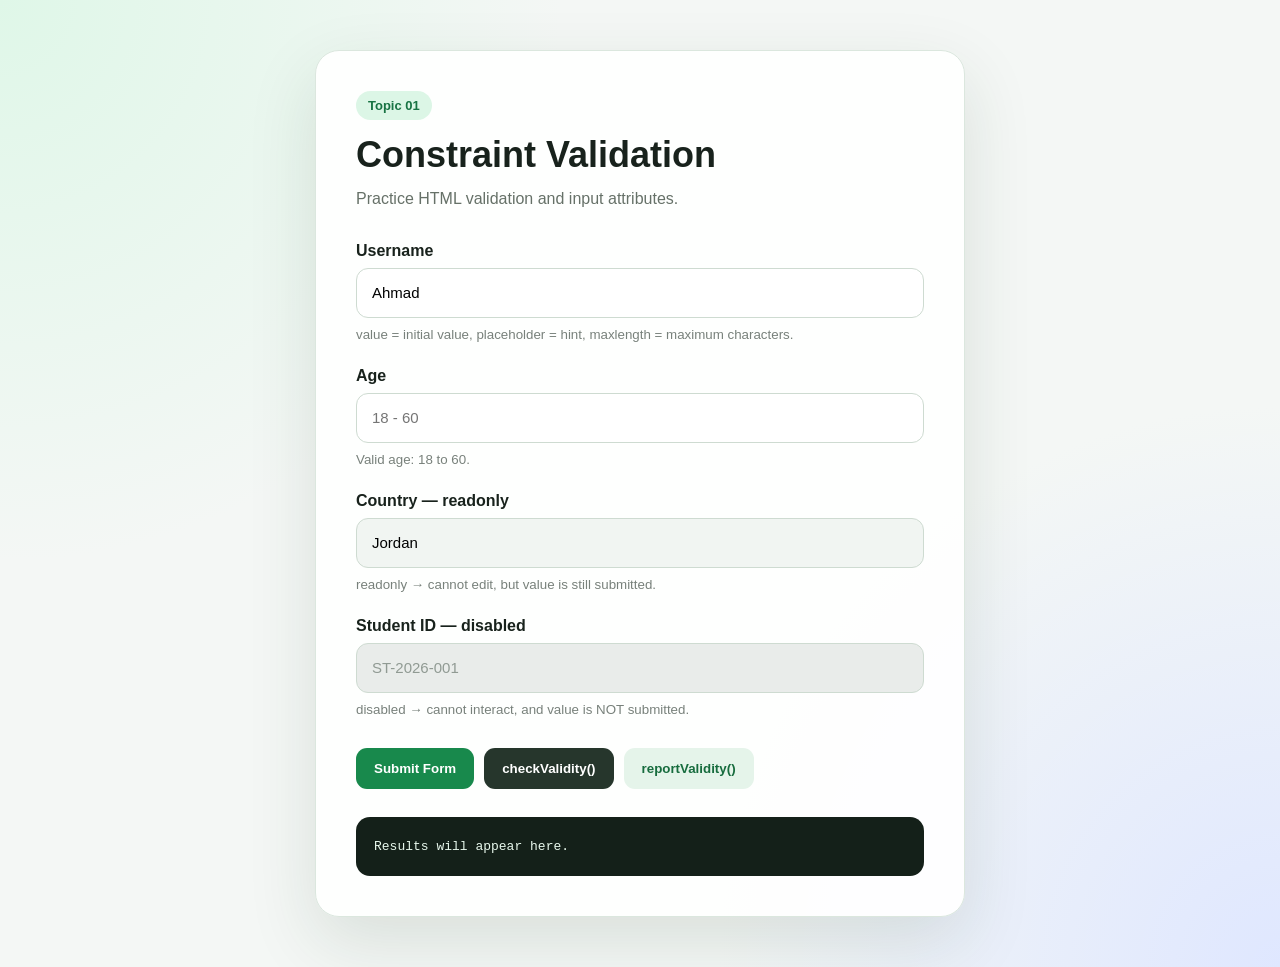
<file: 01-constraint-validation/index.html>
<!doctype html>
<html lang="en">
  <head>
    <meta charset="UTF-8" />

    <meta name="viewport" content="width=device-width, initial-scale=1.0" />

    <title>Constraint Validation</title>

    <link rel="stylesheet" href="./style.css" />
  </head>

  <body>
    <main class="page">
      <section class="card">
        <div class="header">
          <span class="badge"> Topic 01 </span>

          <h1>Constraint Validation</h1>

          <p>Practice HTML validation and input attributes.</p>
        </div>

        <form id="studentForm">
          <!-- ========================= -->
          <!-- VALUE + PLACEHOLDER -->
          <!-- ========================= -->

          <div class="form-group">
            <label for="username"> Username </label>

            <input
              type="text"
              id="username"
              name="username"
              value="Ahmad"
              placeholder="Enter your username"
              maxlength="12"
              size="30"
              required
            />

            <small>
              value = initial value, placeholder = hint, maxlength = maximum
              characters.
            </small>
          </div>

          <!-- ========================= -->
          <!-- MIN + MAX -->
          <!-- ========================= -->

          <div class="form-group">
            <label for="age"> Age </label>

            <input
              type="number"
              id="age"
              name="age"
              placeholder="18 - 60"
              min="18"
              max="60"
              required
            />

            <small> Valid age: 18 to 60. </small>
          </div>

          <!-- ========================= -->
          <!-- READONLY -->
          <!-- ========================= -->

          <div class="form-group">
            <label for="country"> Country — readonly </label>

            <input
              type="text"
              id="country"
              name="country"
              value="Jordan"
              readonly
            />

            <small>
              readonly → cannot edit, but value is still submitted.
            </small>
          </div>

          <!-- ========================= -->
          <!-- DISABLED -->
          <!-- ========================= -->

          <div class="form-group">
            <label for="studentId"> Student ID — disabled </label>

            <input
              type="text"
              id="studentId"
              name="studentId"
              value="ST-2026-001"
              disabled
            />

            <small>
              disabled → cannot interact, and value is NOT submitted.
            </small>
          </div>

          <div class="buttons">
            <button type="submit">Submit Form</button>

            <button type="button" id="checkBtn" class="secondary">
              checkValidity()
            </button>

            <button type="button" id="reportBtn" class="light">
              reportValidity()
            </button>
          </div>
        </form>

        <div id="output" class="output">Results will appear here.</div>
      </section>
    </main>

    <script src="./main.js"></script>
  </body>
</html>
</file>
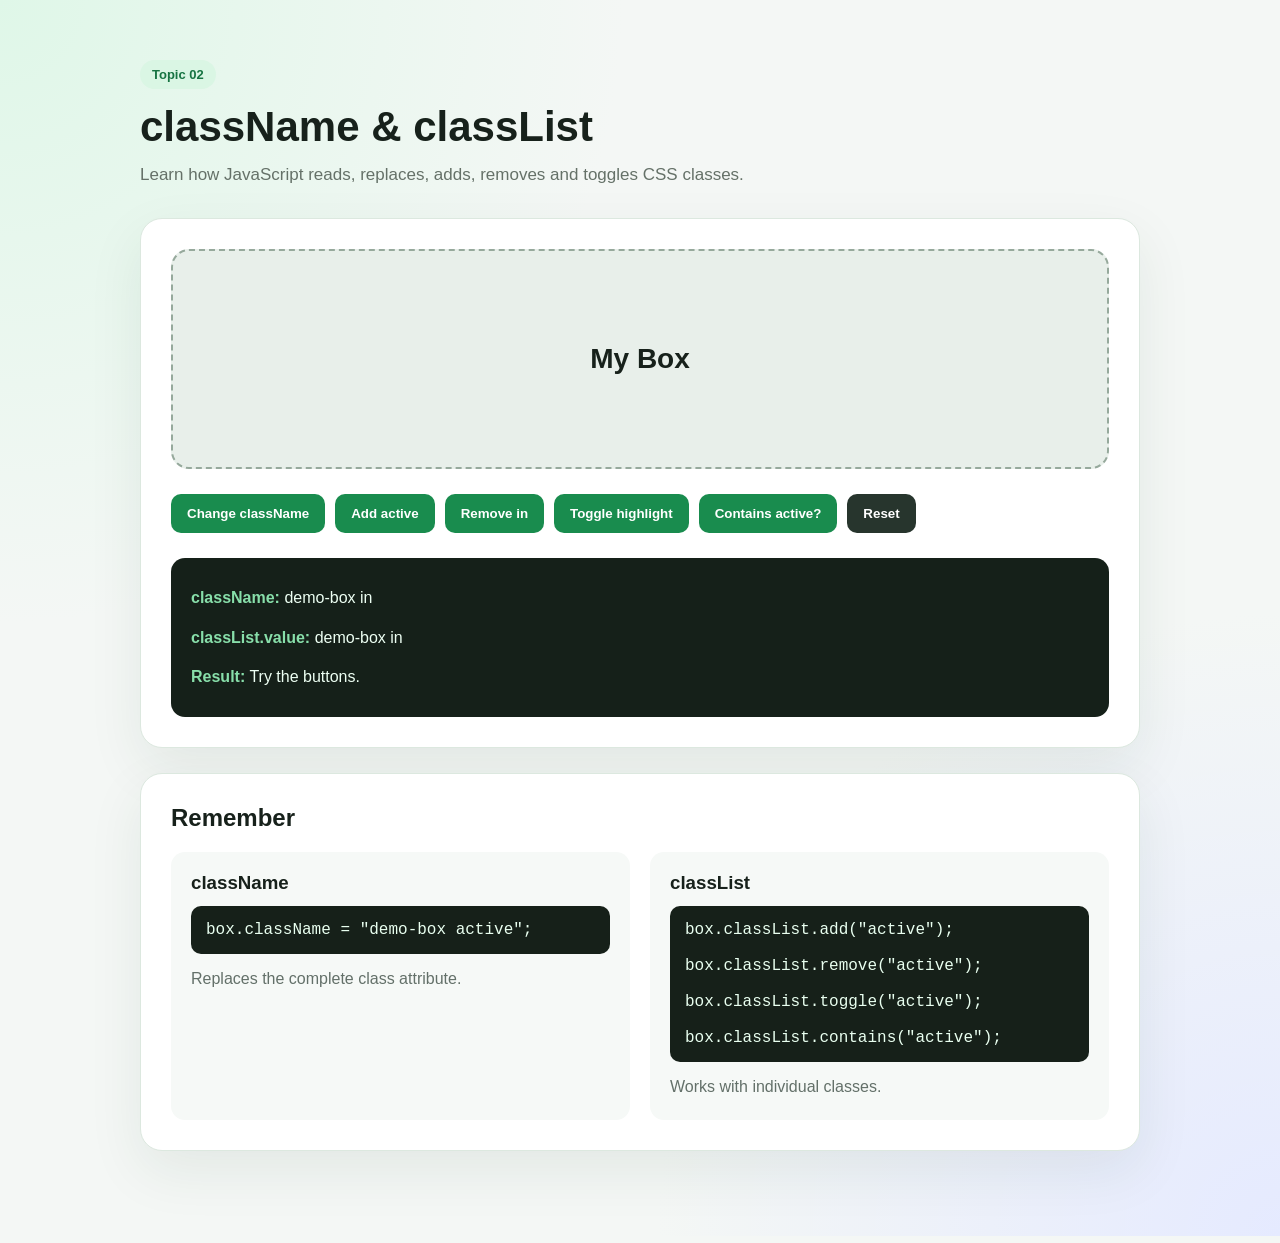
<file: 02-className-classList/index.html>
<!doctype html>
<html lang="en">
  <head>
    <meta charset="UTF-8" />
    <meta name="viewport" content="width=device-width, initial-scale=1.0" />

    <title>className and classList</title>

    <link rel="stylesheet" href="./style.css" />
  </head>

  <body>
    <main class="container">
      <header class="page-header">
        <span class="topic">Topic 02</span>

        <h1>className & classList</h1>

        <p>
          Learn how JavaScript reads, replaces, adds, removes and toggles CSS
          classes.
        </p>
      </header>

      <section class="lesson-card">
        <div id="box" class="demo-box in">My Box</div>

        <div class="buttons">
          <button id="classNameBtn">Change className</button>

          <button id="addBtn">Add active</button>

          <button id="removeBtn">Remove in</button>

          <button id="toggleBtn">Toggle highlight</button>

          <button id="containsBtn">Contains active?</button>

          <button id="resetBtn" class="secondary">Reset</button>
        </div>

        <div class="result-card">
          <div class="result-row">
            <strong>className:</strong>
            <span id="classNameValue"></span>
          </div>

          <div class="result-row">
            <strong>classList.value:</strong>
            <span id="classListValue"></span>
          </div>

          <div class="result-row">
            <strong>Result:</strong>
            <span id="resultValue"> Try the buttons. </span>
          </div>
        </div>
      </section>

      <section class="explanation">
        <h2>Remember</h2>

        <div class="compare-grid">
          <div>
            <h3>className</h3>

            <pre><code>box.className = "demo-box active";</code></pre>

            <p>Replaces the complete class attribute.</p>
          </div>

          <div>
            <h3>classList</h3>

            <pre><code>box.classList.add("active");

box.classList.remove("active");

box.classList.toggle("active");

box.classList.contains("active");</code></pre>

            <p>Works with individual classes.</p>
          </div>
        </div>
      </section>
    </main>

    <script src="./main.js"></script>
  </body>
</html>
</file>
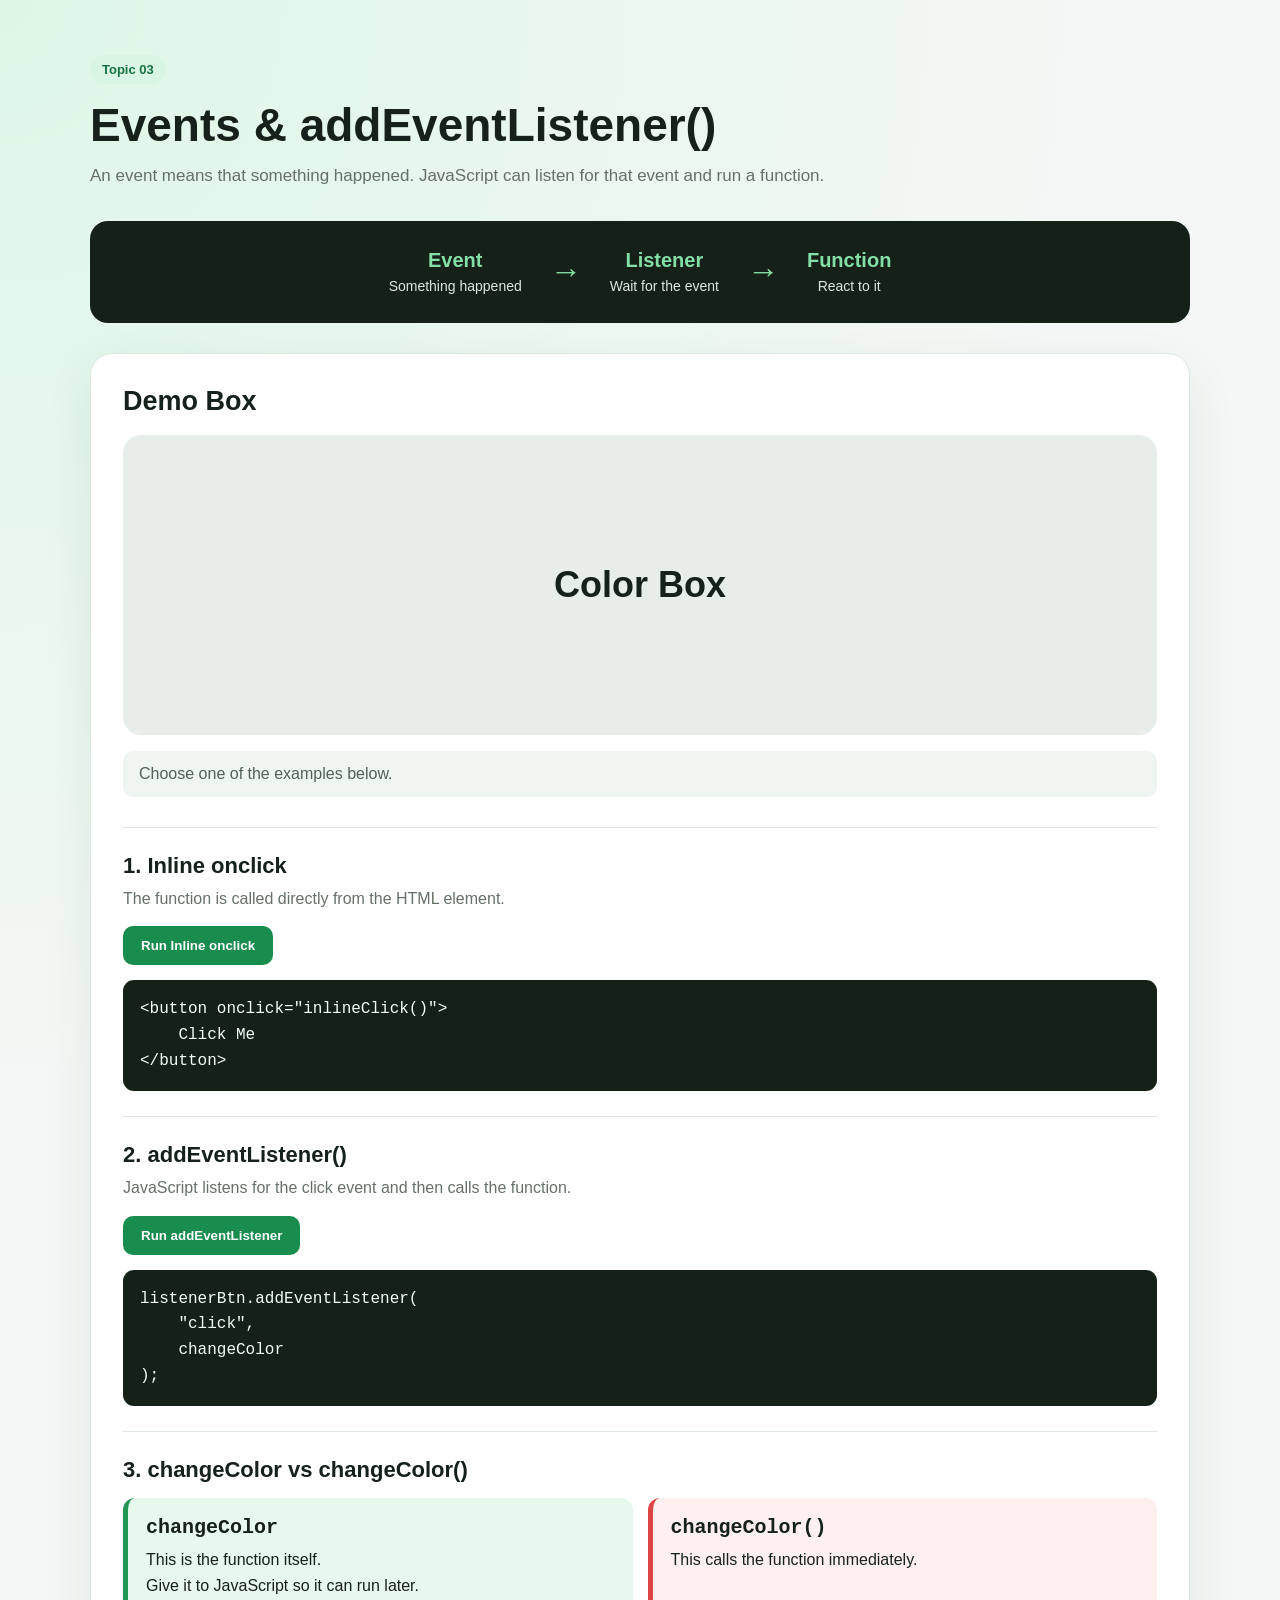
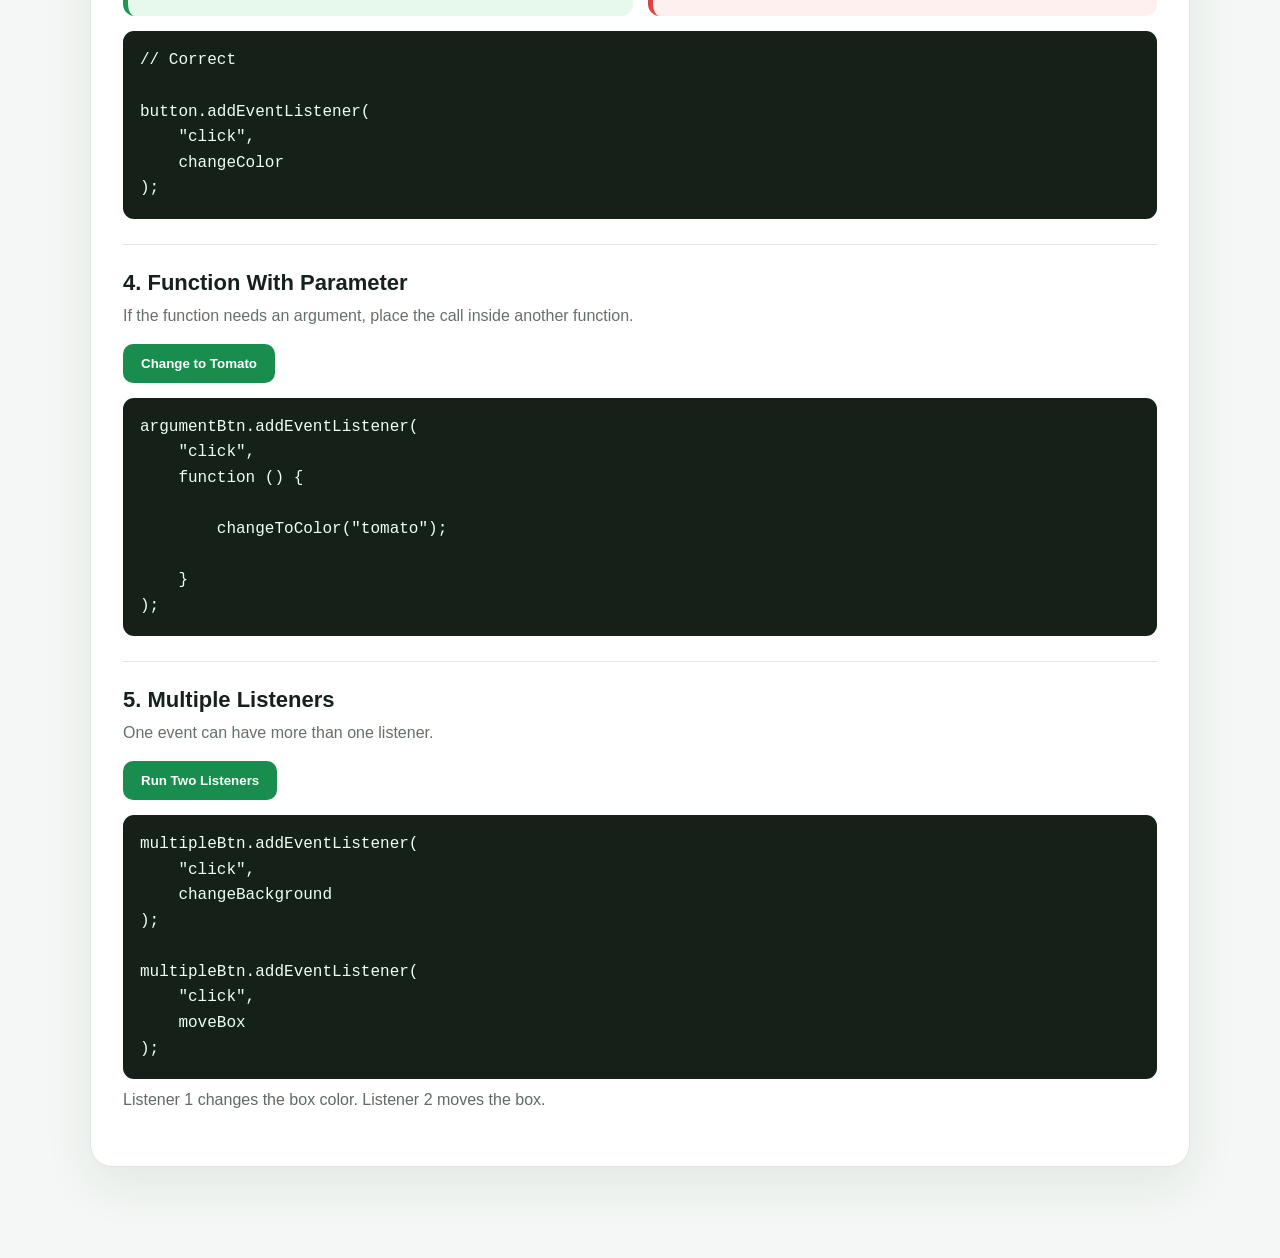
<file: 03-events-addEventListener/index.html>
<!doctype html>
<html lang="en">
  <head>
    <meta charset="UTF-8" />

    <meta name="viewport" content="width=device-width, initial-scale=1.0" />

    <title>Events & addEventListener</title>

    <link rel="stylesheet" href="./style.css" />
  </head>

  <body>
    <main class="container">
      <header class="page-header">
        <span class="topic"> Topic 03 </span>

        <h1>Events & addEventListener()</h1>

        <p>
          An event means that something happened. JavaScript can listen for that
          event and run a function.
        </p>
      </header>

      <!-- Event idea -->

      <section class="event-flow">
        <div>
          <strong>Event</strong>
          <span>Something happened</span>
        </div>

        <span class="arrow">→</span>

        <div>
          <strong>Listener</strong>
          <span>Wait for the event</span>
        </div>

        <span class="arrow">→</span>

        <div>
          <strong>Function</strong>
          <span>React to it</span>
        </div>
      </section>

      <!-- Main demo -->

      <section class="demo-section">
        <h2>Demo Box</h2>

        <div id="colorBox" class="color-box">Color Box</div>

        <p id="status" class="status">Choose one of the examples below.</p>

        <!-- Inline onclick -->

        <div class="example">
          <div class="example-info">
            <h3>1. Inline onclick</h3>

            <p>The function is called directly from the HTML element.</p>
          </div>

          <button onclick="inlineClick()">Run Inline onclick</button>

          <pre><code>&lt;button onclick="inlineClick()"&gt;
    Click Me
&lt;/button&gt;</code></pre>
        </div>

        <!-- addEventListener -->

        <div class="example">
          <div class="example-info">
            <h3>2. addEventListener()</h3>

            <p>
              JavaScript listens for the click event and then calls the
              function.
            </p>
          </div>

          <button id="listenerBtn">Run addEventListener</button>

          <pre><code>listenerBtn.addEventListener(
    "click",
    changeColor
);</code></pre>
        </div>

        <!-- Function reference vs function call -->

        <div class="example">
          <div class="example-info">
            <h3>3. changeColor vs changeColor()</h3>
          </div>

          <div class="two-columns">
            <div class="correct">
              <h4>changeColor</h4>

              <p>This is the function itself.</p>

              <p>Give it to JavaScript so it can run later.</p>
            </div>

            <div class="wrong">
              <h4>changeColor()</h4>

              <p>This calls the function immediately.</p>
            </div>
          </div>

          <pre><code>// Correct

button.addEventListener(
    "click",
    changeColor
);</code></pre>
        </div>

        <!-- Function with argument -->

        <div class="example">
          <div class="example-info">
            <h3>4. Function With Parameter</h3>

            <p>
              If the function needs an argument, place the call inside another
              function.
            </p>
          </div>

          <button id="argumentBtn">Change to Tomato</button>

          <pre><code>argumentBtn.addEventListener(
    "click",
    function () {

        changeToColor("tomato");

    }
);</code></pre>
        </div>

        <!-- Multiple listeners -->

        <div class="example">
          <div class="example-info">
            <h3>5. Multiple Listeners</h3>

            <p>One event can have more than one listener.</p>
          </div>

          <button id="multipleBtn">Run Two Listeners</button>

          <pre><code>multipleBtn.addEventListener(
    "click",
    changeBackground
);

multipleBtn.addEventListener(
    "click",
    moveBox
);</code></pre>

          <p class="hint">
            Listener 1 changes the box color. Listener 2 moves the box.
          </p>
        </div>
      </section>
    </main>

    <script src="./main.js"></script>
  </body>
</html>
</file>
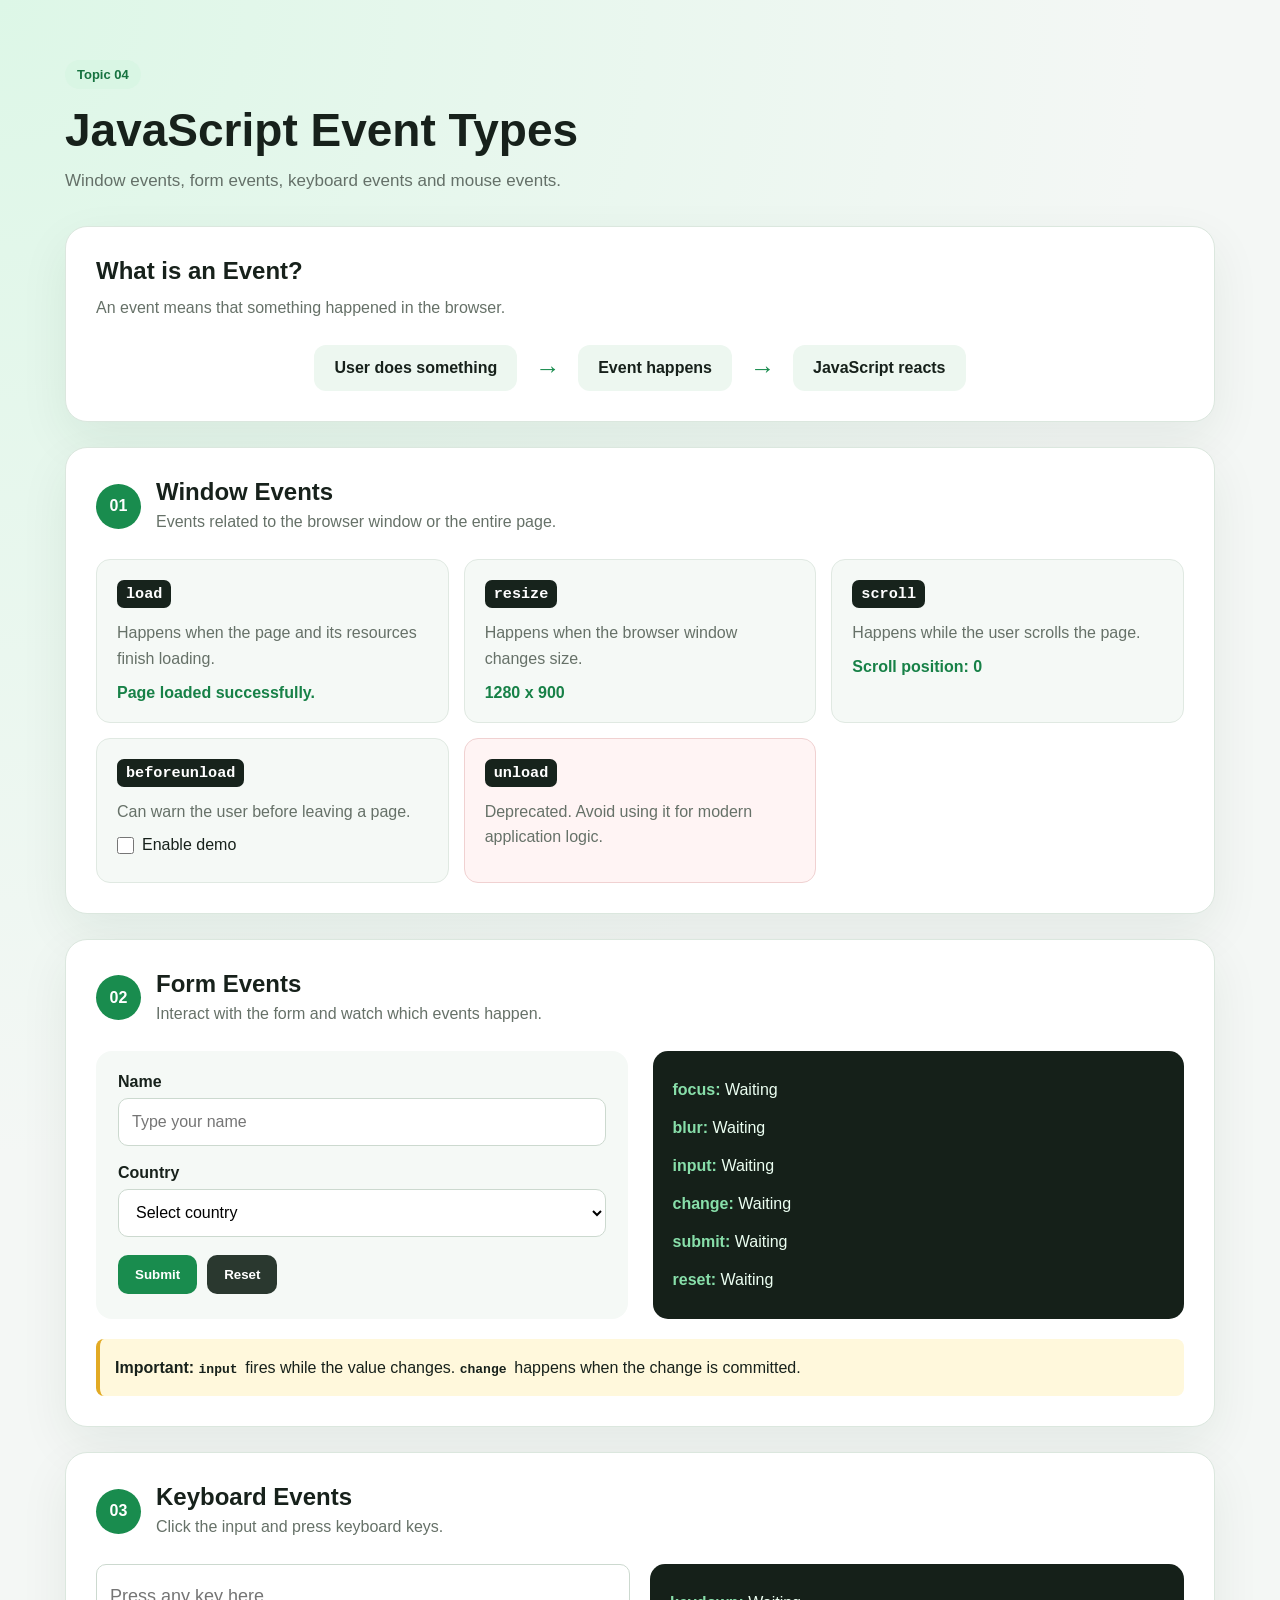
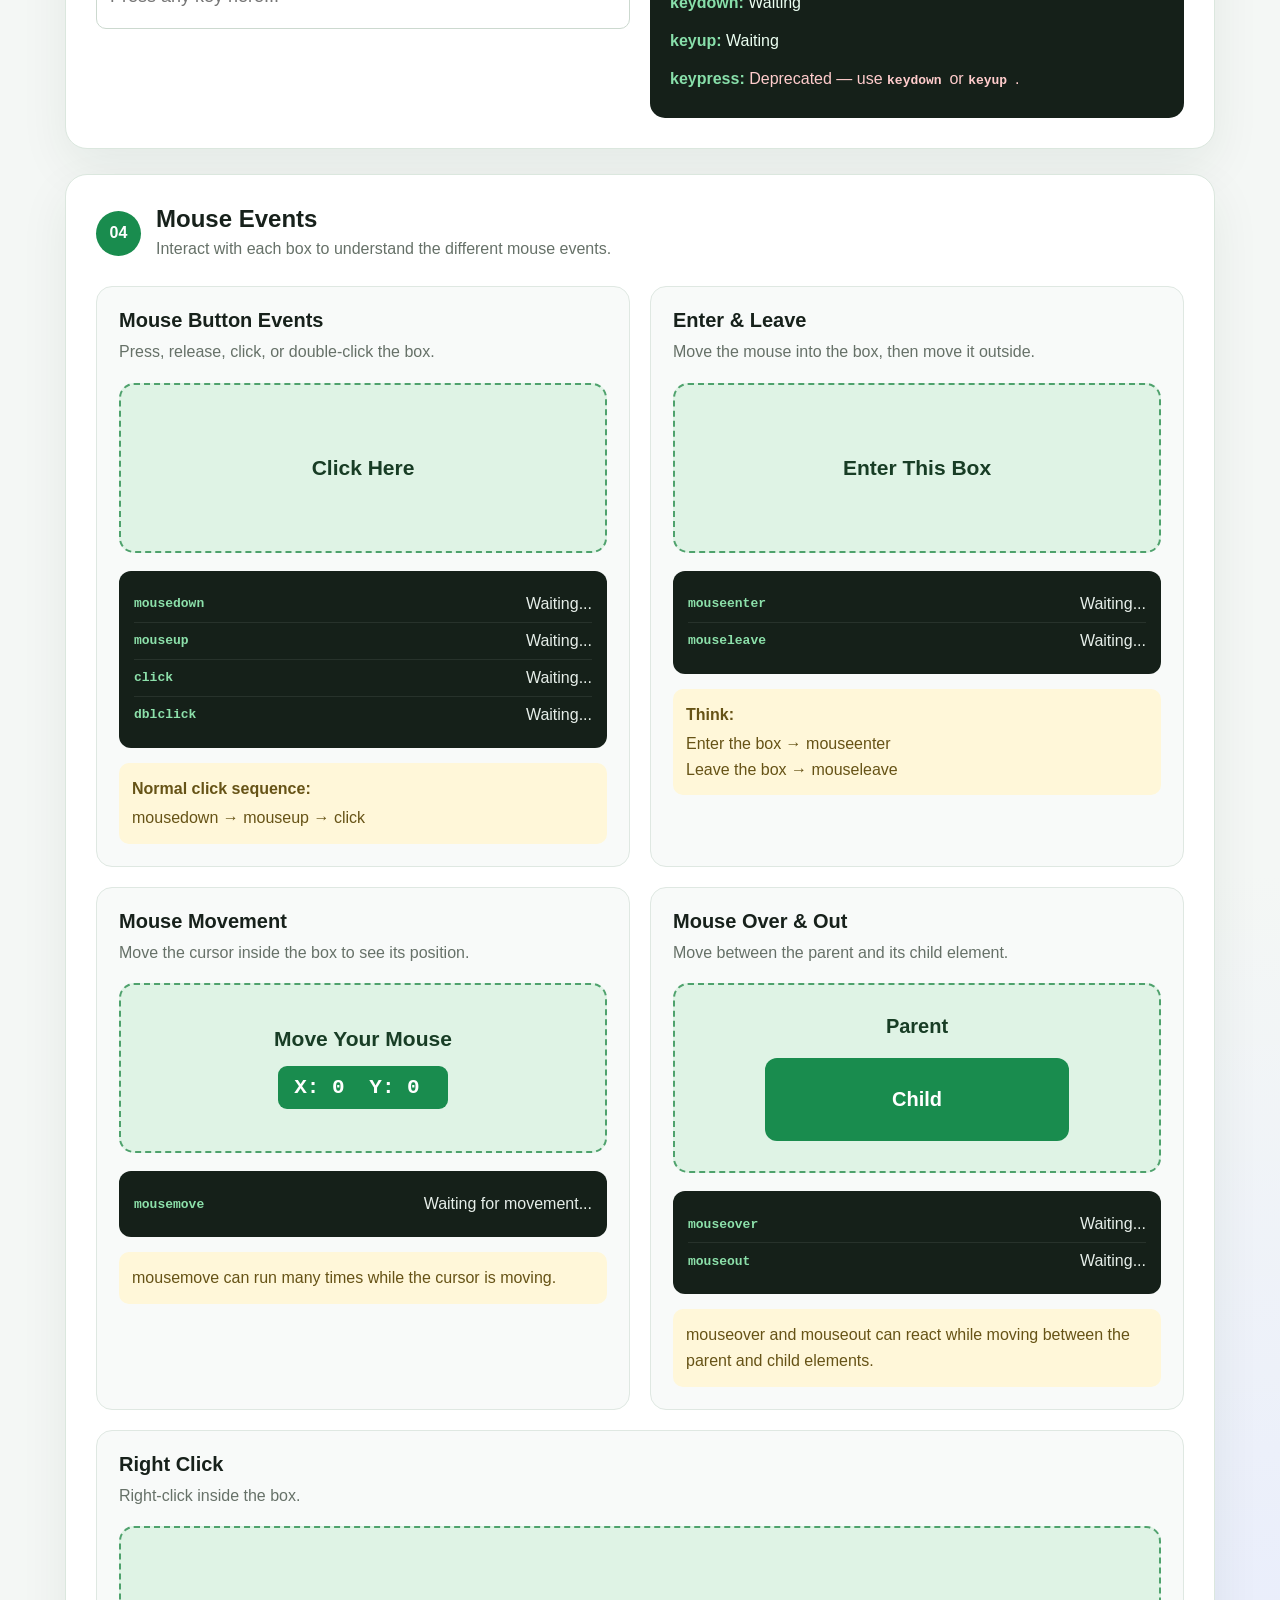
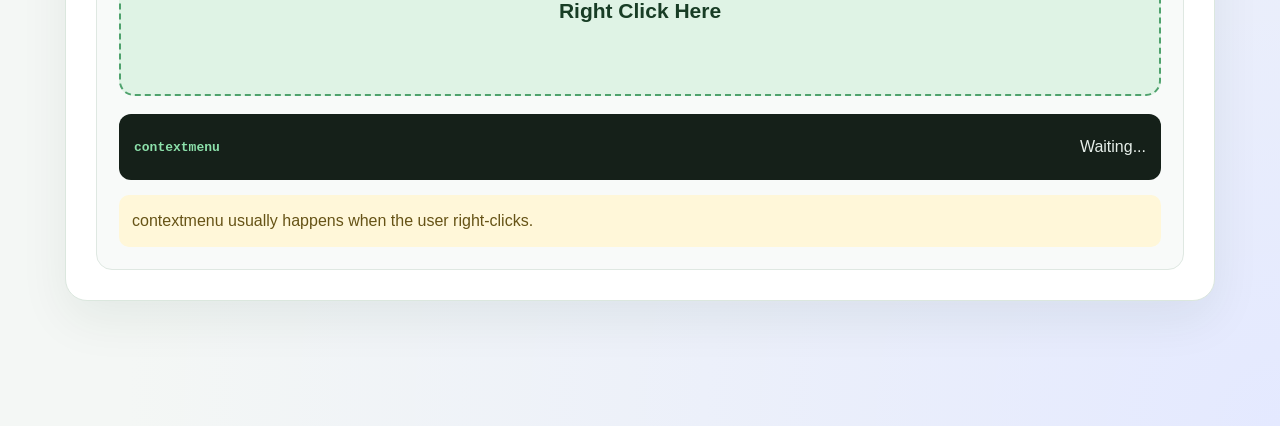
<file: 04-Event-Type/index.html>
<!doctype html>
<html lang="en">
  <head>
    <meta charset="UTF-8" />

    <meta name="viewport" content="width=device-width, initial-scale=1.0" />

    <title>JavaScript Event Types</title>

    <link rel="stylesheet" href="./style.css" />
  </head>

  <body>
    <main class="container">
      <!-- ============================= -->
      <!-- PAGE HEADER -->
      <!-- ============================= -->

      <header class="page-header">
        <span class="topic"> Topic 04 </span>

        <h1>JavaScript Event Types</h1>

        <p>Window events, form events, keyboard events and mouse events.</p>
      </header>

      <!-- ============================= -->
      <!-- WHAT IS AN EVENT? -->
      <!-- ============================= -->

      <section class="intro-card">
        <h2>What is an Event?</h2>

        <p>An event means that something happened in the browser.</p>

        <div class="event-flow">
          <span> User does something </span>

          <strong> → </strong>

          <span> Event happens </span>

          <strong> → </strong>

          <span> JavaScript reacts </span>
        </div>
      </section>

      <!-- ============================= -->
      <!-- 01 - WINDOW EVENTS -->
      <!-- ============================= -->

      <section class="event-section">
        <div class="section-title">
          <span> 01 </span>

          <div>
            <h2>Window Events</h2>

            <p>Events related to the browser window or the entire page.</p>
          </div>
        </div>

        <div class="event-grid">
          <!-- load -->

          <article class="event-card">
            <h3>load</h3>

            <p>Happens when the page and its resources finish loading.</p>

            <strong id="loadResult"> Waiting... </strong>
          </article>

          <!-- resize -->

          <article class="event-card">
            <h3>resize</h3>

            <p>Happens when the browser window changes size.</p>

            <strong id="resizeResult"> Resize the window. </strong>
          </article>

          <!-- scroll -->

          <article class="event-card">
            <h3>scroll</h3>

            <p>Happens while the user scrolls the page.</p>

            <strong id="scrollResult"> Scroll position: 0 </strong>
          </article>

          <!-- beforeunload -->

          <article class="event-card">
            <h3>beforeunload</h3>

            <p>Can warn the user before leaving a page.</p>

            <label class="check-row">
              <input type="checkbox" id="beforeUnloadCheckbox" />

              Enable demo
            </label>
          </article>

          <!-- unload -->

          <article class="event-card deprecated">
            <h3>unload</h3>

            <p>Deprecated. Avoid using it for modern application logic.</p>
          </article>
        </div>
      </section>

      <!-- ============================= -->
      <!-- 02 - FORM EVENTS -->
      <!-- ============================= -->

      <section class="event-section">
        <div class="section-title">
          <span> 02 </span>

          <div>
            <h2>Form Events</h2>

            <p>Interact with the form and watch which events happen.</p>
          </div>
        </div>

        <div class="form-layout">
          <!-- FORM -->

          <form id="demoForm" class="demo-form">
            <div class="form-group">
              <label for="nameInput"> Name </label>

              <input
                type="text"
                id="nameInput"
                placeholder="Type your name"
                required
              />
            </div>

            <div class="form-group">
              <label for="countrySelect"> Country </label>

              <select id="countrySelect">
                <option value="">Select country</option>

                <option value="Jordan">Jordan</option>

                <option value="Saudi Arabia">Saudi Arabia</option>

                <option value="UAE">UAE</option>
              </select>
            </div>

            <div class="button-row">
              <button type="submit">Submit</button>

              <button type="reset" class="secondary">Reset</button>
            </div>
          </form>

          <!-- RESULTS -->

          <div class="event-results">
            <p>
              <strong> focus: </strong>

              <span id="focusResult"> Waiting </span>
            </p>

            <p>
              <strong> blur: </strong>

              <span id="blurResult"> Waiting </span>
            </p>

            <p>
              <strong> input: </strong>

              <span id="inputResult"> Waiting </span>
            </p>

            <p>
              <strong> change: </strong>

              <span id="changeResult"> Waiting </span>
            </p>

            <p>
              <strong> submit: </strong>

              <span id="submitResult"> Waiting </span>
            </p>

            <p>
              <strong> reset: </strong>

              <span id="resetResult"> Waiting </span>
            </p>
          </div>
        </div>

        <div class="important-note">
          <strong> Important: </strong>

          <code> input </code>

          fires while the value changes.

          <code> change </code>

          happens when the change is committed.
        </div>
      </section>

      <!-- ============================= -->
      <!-- 03 - KEYBOARD EVENTS -->
      <!-- ============================= -->

      <section class="event-section">
        <div class="section-title">
          <span> 03 </span>

          <div>
            <h2>Keyboard Events</h2>

            <p>Click the input and press keyboard keys.</p>
          </div>
        </div>

        <div class="keyboard-demo">
          <input
            type="text"
            id="keyboardInput"
            placeholder="Press any key here..."
          />

          <div class="keyboard-results">
            <p>
              <strong> keydown: </strong>

              <span id="keydownResult"> Waiting </span>
            </p>

            <p>
              <strong> keyup: </strong>

              <span id="keyupResult"> Waiting </span>
            </p>

            <p class="deprecated-text">
              <strong> keypress: </strong>

              Deprecated — use

              <code> keydown </code>

              or

              <code> keyup </code>.
            </p>
          </div>
        </div>
      </section>

      <!-- ============================= -->
      <!-- 04 - MOUSE EVENTS -->
      <!-- ============================= -->

      <section class="event-section">
        <div class="section-title">
          <span> 04 </span>

          <div>
            <h2>Mouse Events</h2>

            <p>
              Interact with each box to understand the different mouse events.
            </p>
          </div>
        </div>

        <div class="mouse-demo-grid">
          <!-- ============================= -->
          <!-- MOUSE BUTTON EVENTS -->
          <!-- ============================= -->

          <div class="mouse-demo-card">
            <div class="mouse-demo-header">
              <h3>Mouse Button Events</h3>

              <p>Press, release, click, or double-click the box.</p>
            </div>

            <div id="clickBox" class="mouse-demo-box">Click Here</div>

            <div class="mouse-event-list">
              <p>
                <code> mousedown </code>

                <span id="mousedownResult"> Waiting... </span>
              </p>

              <p>
                <code> mouseup </code>

                <span id="mouseupResult"> Waiting... </span>
              </p>

              <p>
                <code> click </code>

                <span id="clickResult"> Waiting... </span>
              </p>

              <p>
                <code> dblclick </code>

                <span id="dblclickResult"> Waiting... </span>
              </p>
            </div>

            <div class="mouse-note">
              <strong> Normal click sequence: </strong>

              <span> mousedown → mouseup → click </span>
            </div>
          </div>

          <!-- ============================= -->
          <!-- MOUSE ENTER / LEAVE -->
          <!-- ============================= -->

          <div class="mouse-demo-card">
            <div class="mouse-demo-header">
              <h3>Enter & Leave</h3>

              <p>Move the mouse into the box, then move it outside.</p>
            </div>

            <div id="enterBox" class="mouse-demo-box">Enter This Box</div>

            <div class="mouse-event-list">
              <p>
                <code> mouseenter </code>

                <span id="mouseenterResult"> Waiting... </span>
              </p>

              <p>
                <code> mouseleave </code>

                <span id="mouseleaveResult"> Waiting... </span>
              </p>
            </div>

            <div class="mouse-note">
              <strong> Think: </strong>

              <span> Enter the box → mouseenter </span>

              <span> Leave the box → mouseleave </span>
            </div>
          </div>

          <!-- ============================= -->
          <!-- MOUSE MOVE -->
          <!-- ============================= -->

          <div class="mouse-demo-card">
            <div class="mouse-demo-header">
              <h3>Mouse Movement</h3>

              <p>Move the cursor inside the box to see its position.</p>
            </div>

            <div id="moveBox" class="mouse-demo-box move-box">
              <span> Move Your Mouse </span>

              <div class="coordinates">
                X:

                <strong id="mouseX"> 0 </strong>

                Y:

                <strong id="mouseY"> 0 </strong>
              </div>
            </div>

            <div class="mouse-event-list">
              <p>
                <code> mousemove </code>

                <span id="mousemoveResult"> Waiting for movement... </span>
              </p>
            </div>

            <div class="mouse-note">
              <span>
                mousemove can run many times while the cursor is moving.
              </span>
            </div>
          </div>

          <!-- ============================= -->
          <!-- MOUSEOVER / MOUSEOUT -->
          <!-- ============================= -->

          <div class="mouse-demo-card">
            <div class="mouse-demo-header">
              <h3>Mouse Over & Out</h3>

              <p>Move between the parent and its child element.</p>
            </div>

            <div id="overBox" class="over-box">
              Parent

              <div id="childBox" class="child-box">Child</div>
            </div>

            <div class="mouse-event-list">
              <p>
                <code> mouseover </code>

                <span id="mouseoverResult"> Waiting... </span>
              </p>

              <p>
                <code> mouseout </code>

                <span id="mouseoutResult"> Waiting... </span>
              </p>
            </div>

            <div class="mouse-note">
              <span>
                mouseover and mouseout can react while moving between the parent
                and child elements.
              </span>
            </div>
          </div>

          <!-- ============================= -->
          <!-- CONTEXT MENU -->
          <!-- ============================= -->

          <div class="mouse-demo-card context-card">
            <div class="mouse-demo-header">
              <h3>Right Click</h3>

              <p>Right-click inside the box.</p>
            </div>

            <div id="contextBox" class="mouse-demo-box">Right Click Here</div>

            <div class="mouse-event-list">
              <p>
                <code> contextmenu </code>

                <span id="contextmenuResult"> Waiting... </span>
              </p>
            </div>

            <div class="mouse-note">
              <span>
                contextmenu usually happens when the user right-clicks.
              </span>
            </div>
          </div>
        </div>
      </section>
    </main>

    <script src="./main.js"></script>
  </body>
</html>
</file>
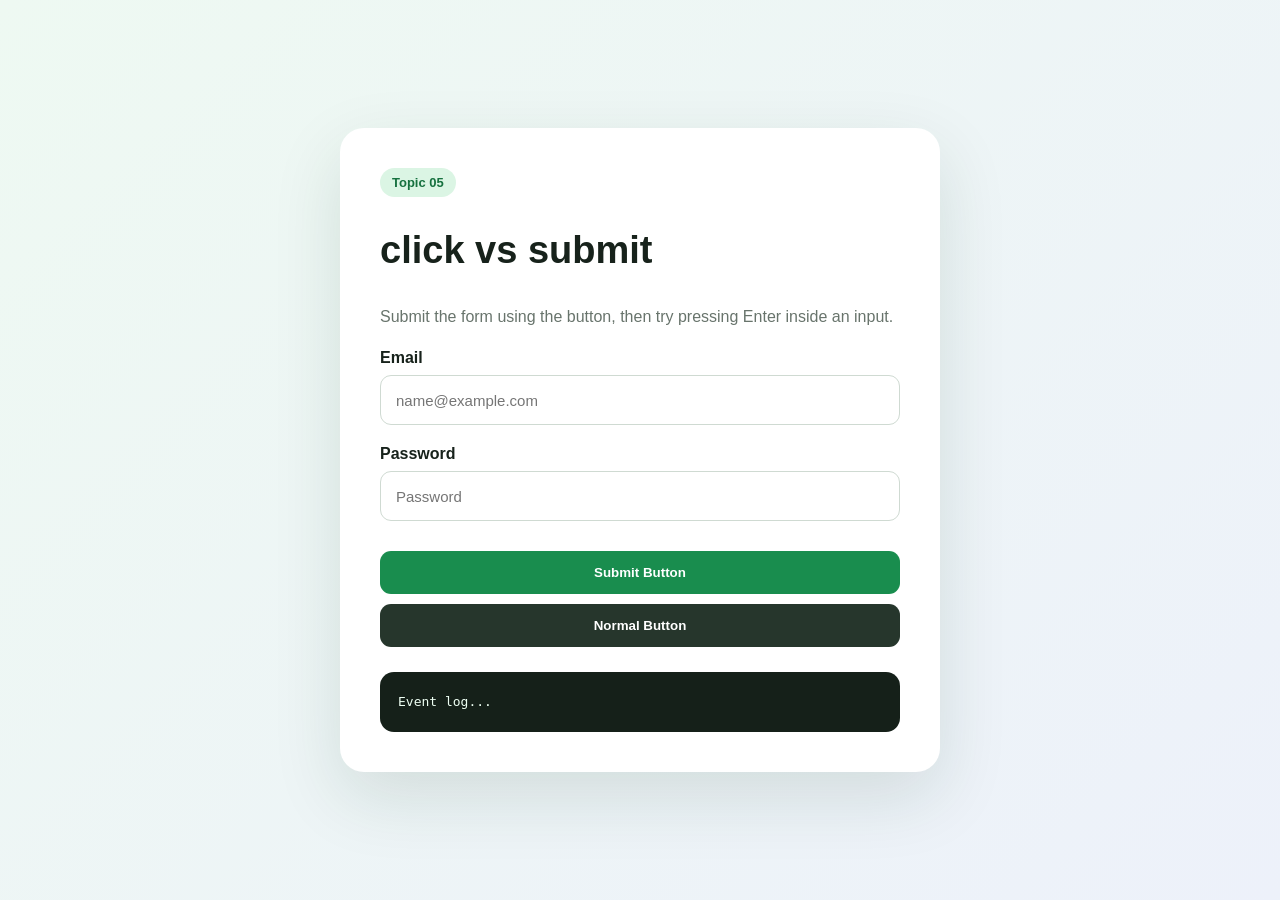
<file: 05-forms-click-submit/index.html>
<!DOCTYPE html>
<html lang="en">
<head>

  <meta charset="UTF-8">

  <meta
    name="viewport"
    content="width=device-width, initial-scale=1.0"
  >

  <title>
    click vs submit
  </title>

  <link
    rel="stylesheet"
    href="./style.css"
  >

</head>

<body>

  <main class="page">

    <section class="card">

      <span class="badge">
        Topic 05
      </span>

      <h1>
        click vs submit
      </h1>

      <p class="intro">
        Submit the form using the button,
        then try pressing Enter inside an input.
      </p>


      <form id="loginForm">

        <div class="form-group">

          <label for="email">
            Email
          </label>

          <input
            type="email"
            id="email"
            placeholder="name@example.com"
            required
          >

        </div>


        <div class="form-group">

          <label for="password">
            Password
          </label>

          <input
            type="password"
            id="password"
            placeholder="Password"
            minlength="4"
            required
          >

        </div>


        <button
          id="submitButton"
          type="submit"
        >
          Submit Button
        </button>


        <button
          id="normalButton"
          type="button"
          class="secondary"
        >
          Normal Button
        </button>

      </form>


      <div
        id="output"
        class="output"
      >
        Event log...
      </div>

    </section>

  </main>


  <script src="./main.js"></script>

</body>
</html>
</file>
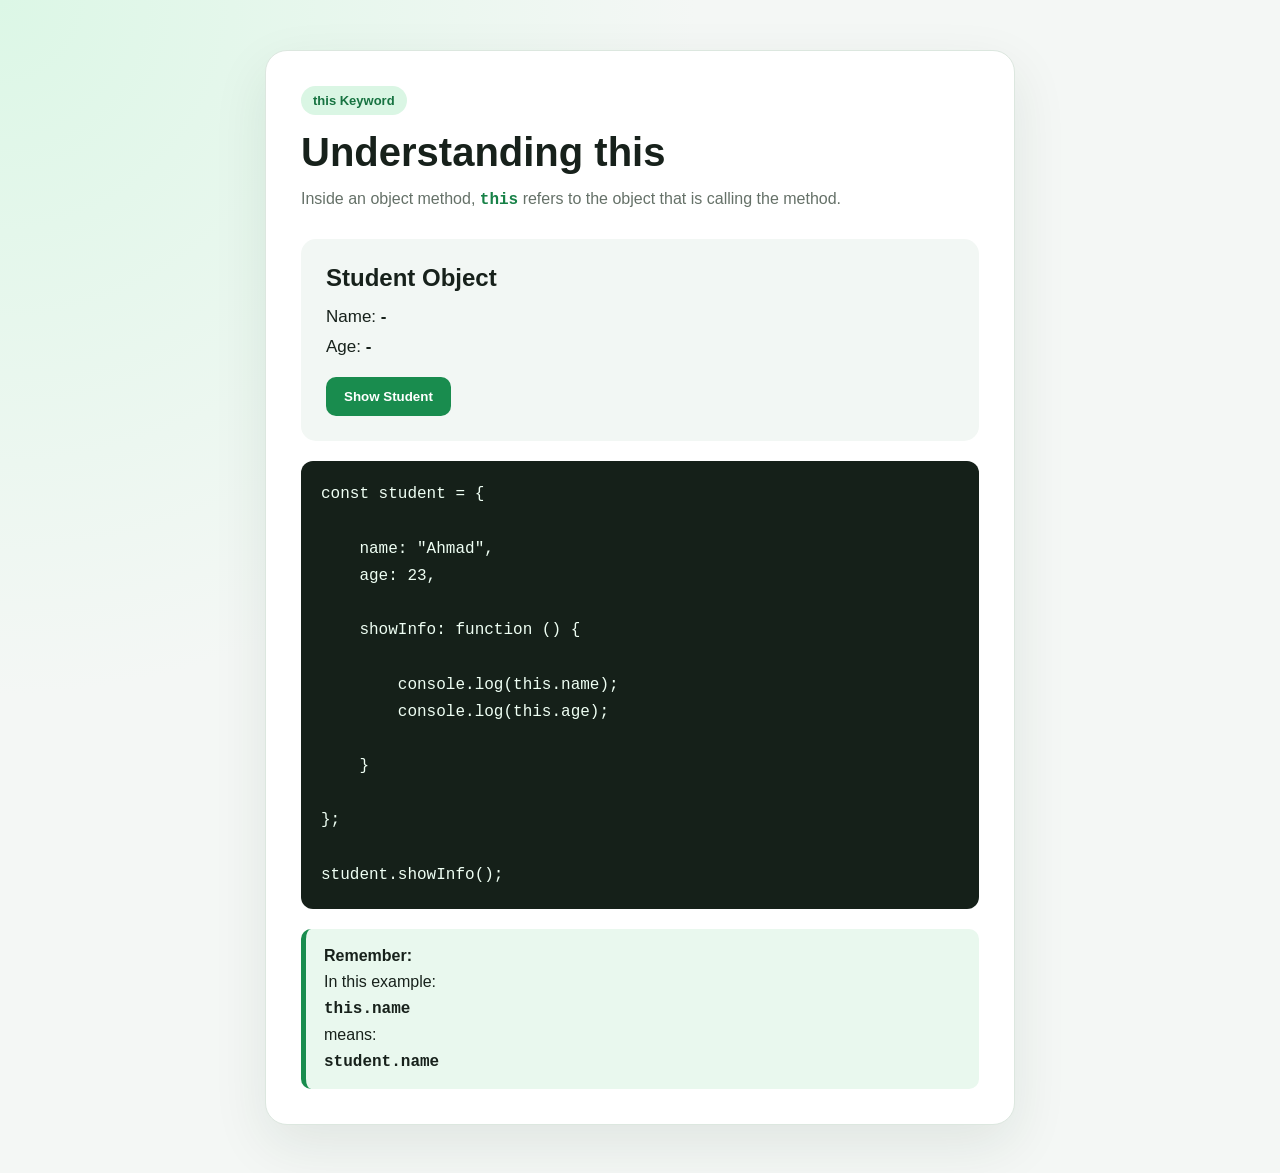
<file: 06-this-keyword copy/index.html>
<!doctype html>
<html lang="en">
  <head>
    <meta charset="UTF-8" />

    <meta name="viewport" content="width=device-width, initial-scale=1.0" />

    <title>The this Keyword</title>

    <link rel="stylesheet" href="./style.css" />
  </head>

  <body>
    <main class="container">
      <section class="card">
        <span class="topic"> this Keyword </span>

        <h1>Understanding this</h1>

        <p class="description">
          Inside an object method,
          <code>this</code> refers to the object that is calling the method.
        </p>

        <div class="student-card">
          <h2>Student Object</h2>

          <p>
            Name:
            <strong id="nameResult"> - </strong>
          </p>

          <p>
            Age:
            <strong id="ageResult"> - </strong>
          </p>

          <button id="studentBtn">Show Student</button>
        </div>

        <div class="code-example">
          <pre><code>const student = {

    name: "Ahmad",
    age: 23,

    showInfo: function () {

        console.log(this.name);
        console.log(this.age);

    }

};

student.showInfo();</code></pre>
        </div>

        <div class="remember">
          <strong>Remember:</strong>

          <p>In this example:</p>

          <code>this.name</code>

          <p>means:</p>

          <code>student.name</code>
        </div>
      </section>
    </main>

    <script src="./main.js"></script>
  </body>
</html>
</file>
<file: 01-constraint-validation/style.css>
* {
  box-sizing: border-box;
  margin: 0;
  padding: 0;
}

body {
  min-height: 100vh;

  font-family:
    Inter,
    Arial,
    Helvetica,
    sans-serif;

  background:
    radial-gradient(
      circle at top left,
      #dff7e8,
      transparent 35%
    ),
    radial-gradient(
      circle at bottom right,
      #dfe7ff,
      transparent 35%
    ),
    #f4f7f5;

  color: #18221c;
}

.page {
  min-height: 100vh;

  display: flex;

  justify-content: center;
  align-items: center;

  padding: 50px 20px;
}

.card {
  width: 100%;
  max-width: 650px;

  background: rgba(255, 255, 255, 0.95);

  border: 1px solid #dbe7de;

  border-radius: 24px;

  padding: 40px;

  box-shadow:
    0 25px 70px rgba(22, 60, 37, 0.12);
}

.header {
  margin-bottom: 30px;
}

.badge {
  display: inline-block;

  background: #dcf6e6;

  color: #187343;

  padding: 7px 12px;

  border-radius: 999px;

  font-size: 13px;
  font-weight: bold;

  margin-bottom: 14px;
}

h1 {
  font-size: 36px;

  margin-bottom: 10px;
}

.header p {
  color: #667168;

  line-height: 1.6;
}

.form-group {
  margin-bottom: 22px;
}

label {
  display: block;

  font-weight: 700;

  margin-bottom: 8px;
}

input {
  width: 100%;

  height: 50px;

  padding: 0 15px;

  border: 1.5px solid #cedbd1;

  border-radius: 12px;

  font-size: 15px;

  outline: none;

  transition:
    border-color 0.2s ease,
    box-shadow 0.2s ease;
}

input:focus {
  border-color: #219653;

  box-shadow:
    0 0 0 4px rgba(33, 150, 83, 0.12);
}

input:read-only {
  background: #f1f5f2;
}

input:disabled {
  background: #e9ecea;

  color: #909a93;

  cursor: not-allowed;
}

small {
  display: block;

  margin-top: 7px;

  color: #78817b;

  line-height: 1.5;
}

.buttons {
  display: flex;

  gap: 10px;

  flex-wrap: wrap;

  margin-top: 28px;
}

button {
  border: none;

  background: #18894c;

  color: white;

  padding: 13px 18px;

  border-radius: 11px;

  font-weight: bold;

  cursor: pointer;

  transition:
    transform 0.2s ease,
    opacity 0.2s ease;
}

button:hover {
  transform: translateY(-2px);
}

.secondary {
  background: #26362c;
}

.light {
  background: #e5f4ea;

  color: #176c3e;
}

.output {
  margin-top: 28px;

  padding: 18px;

  border-radius: 14px;

  background: #142019;

  color: #e8f8ed;

  font-family: monospace;

  line-height: 1.8;
}
</file>
<file: 02-className-classList/style.css>
* {
  margin: 0;
  padding: 0;
  box-sizing: border-box;
}

body {
  min-height: 100vh;

  font-family: Inter, Arial, Helvetica, sans-serif;

  color: #17211b;

  background:
    radial-gradient(circle at top left, #dff7e8, transparent 35%),
    radial-gradient(circle at bottom right, #e5eaff, transparent 35%), #f4f7f5;
}

.container {
  width: min(1000px, calc(100% - 40px));

  margin: auto;

  padding: 60px 0;
}

.page-header {
  margin-bottom: 30px;
}

.topic {
  display: inline-block;

  padding: 7px 12px;

  border-radius: 100px;

  background: #daf6e4;

  color: #177442;

  font-size: 13px;
  font-weight: 700;

  margin-bottom: 14px;
}

h1 {
  font-size: 42px;

  margin-bottom: 10px;
}

.page-header p {
  color: #657168;

  font-size: 17px;

  line-height: 1.6;
}

.lesson-card,
.explanation {
  background: white;

  border: 1px solid #dce8df;

  border-radius: 22px;

  padding: 30px;

  box-shadow: 0 20px 55px rgba(25, 65, 40, 0.08);

  margin-bottom: 25px;
}

.demo-box {
  height: 220px;

  display: flex;

  align-items: center;
  justify-content: center;

  border: 2px dashed #96a99c;

  border-radius: 18px;

  background: #e8efea;

  font-size: 28px;
  font-weight: 700;

  transition: 0.3s ease;
}

.demo-box.active {
  background: #d9f8e4;

  border-color: #198c4e;

  transform: scale(1.02);
}

.demo-box.highlight {
  background: #fff0a6;

  border-color: #d69d00;
}

.demo-box.special {
  background: #17231c;

  color: white;

  border-color: #17231c;
}

.buttons {
  display: flex;

  flex-wrap: wrap;

  gap: 10px;

  margin-top: 25px;
}

button {
  border: none;

  padding: 12px 16px;

  border-radius: 10px;

  background: #198c4e;

  color: white;

  font-weight: 700;

  cursor: pointer;

  transition: 0.2s ease;
}

button:hover {
  transform: translateY(-2px);

  opacity: 0.9;
}

.secondary {
  background: #27352d;
}

.result-card {
  margin-top: 25px;

  padding: 20px;

  border-radius: 14px;

  background: #152019;

  color: #edfff3;
}

.result-row {
  padding: 7px 0;

  line-height: 1.6;
}

.result-row strong {
  color: #88dfaa;
}

.explanation h2 {
  margin-bottom: 20px;
}

.compare-grid {
  display: grid;

  grid-template-columns: 1fr 1fr;

  gap: 20px;
}

.compare-grid > div {
  padding: 20px;

  background: #f6f9f7;

  border-radius: 14px;
}

.compare-grid h3 {
  margin-bottom: 12px;
}

.compare-grid p {
  margin-top: 12px;

  color: #637069;

  line-height: 1.6;
}

pre {
  background: #162019;

  color: #e9fff0;

  padding: 15px;

  border-radius: 10px;

  overflow-x: auto;
}

code {
  font-family: Consolas, Monaco, monospace;
}

@media (max-width: 700px) {
  .compare-grid {
    grid-template-columns: 1fr;
  }
}
</file>
<file: 03-events-addEventListener/style.css>
* {
  margin: 0;
  padding: 0;
  box-sizing: border-box;
}

body {
  min-height: 100vh;

  font-family: Inter, Arial, Helvetica, sans-serif;

  color: #17211b;

  background:
    radial-gradient(circle at top left, #ddf7e7, transparent 35%), #f4f7f5;
}

.container {
  width: min(1100px, calc(100% - 40px));

  margin: auto;

  padding: 55px 0 90px;
}

.page-header {
  margin-bottom: 30px;
}

.topic {
  display: inline-block;

  background: #d9f6e4;

  color: #187442;

  padding: 7px 12px;

  border-radius: 100px;

  font-size: 13px;
  font-weight: 700;

  margin-bottom: 14px;
}

h1 {
  font-size: 46px;

  margin-bottom: 10px;
}

.page-header p {
  max-width: 750px;

  color: #657168;

  font-size: 17px;

  line-height: 1.7;
}

/* Event idea */

.event-flow {
  display: flex;

  justify-content: center;
  align-items: center;

  gap: 28px;

  padding: 28px;

  border-radius: 18px;

  background: #152019;

  color: white;

  margin-bottom: 30px;
}

.event-flow div {
  text-align: center;
}

.event-flow strong {
  display: block;

  color: #83dfa5;

  font-size: 20px;

  margin-bottom: 5px;
}

.event-flow div span {
  color: #dce7df;

  font-size: 14px;
}

.arrow {
  color: #83dfa5;

  font-size: 32px;
}

/* Main demo */

.demo-section {
  background: white;

  padding: 32px;

  border-radius: 22px;

  border: 1px solid #dce7df;

  box-shadow: 0 18px 50px rgba(20, 60, 35, 0.08);
}

.demo-section > h2 {
  font-size: 27px;

  margin-bottom: 18px;
}

.color-box {
  width: 100%;

  min-height: 300px;

  display: flex;

  align-items: center;
  justify-content: center;

  background: #e7eee9;

  border-radius: 18px;

  font-size: 36px;
  font-weight: 800;

  transition:
    background-color 0.4s ease,
    transform 0.4s ease;
}

.status {
  margin: 16px 0 30px;

  padding: 14px 16px;

  background: #eff5f1;

  border-radius: 10px;

  color: #526158;
}

/* Examples */

.example {
  padding: 25px 0;

  border-top: 1px solid #dfe8e2;
}

.example-info {
  margin-bottom: 15px;
}

.example-info h3 {
  font-size: 22px;

  margin-bottom: 7px;
}

.example-info p {
  color: #657168;

  line-height: 1.6;
}

button {
  border: none;

  padding: 12px 18px;

  border-radius: 10px;

  background: #198d4e;

  color: white;

  font-weight: 700;

  cursor: pointer;

  transition: 0.2s ease;
}

button:hover {
  transform: translateY(-2px);

  opacity: 0.9;
}

pre {
  margin-top: 15px;

  padding: 17px;

  background: #152019;

  color: #effff4;

  border-radius: 11px;

  overflow-x: auto;

  line-height: 1.6;
}

code {
  font-family: Consolas, Monaco, monospace;
}

.two-columns {
  display: grid;

  grid-template-columns: 1fr 1fr;

  gap: 15px;

  margin-bottom: 15px;
}

.correct,
.wrong {
  padding: 18px;

  border-radius: 12px;
}

.correct {
  background: #e7f8ed;

  border-left: 5px solid #219653;
}

.wrong {
  background: #fff0f0;

  border-left: 5px solid #dd4545;
}

.correct h4,
.wrong h4 {
  font-family: monospace;

  font-size: 20px;

  margin-bottom: 8px;
}

.correct p,
.wrong p {
  line-height: 1.6;
}

.hint {
  margin-top: 12px;

  color: #5f6b63;
}

@media (max-width: 700px) {
  .event-flow {
    flex-direction: column;
  }

  .arrow {
    transform: rotate(90deg);
  }

  .two-columns {
    grid-template-columns: 1fr;
  }

  .color-box {
    min-height: 230px;

    font-size: 28px;
  }
}
</file>
<file: 04-Event-Type/style.css>
/* ================================
   RESET
================================ */

* {
  margin: 0;
  padding: 0;
  box-sizing: border-box;
}

html {
  scroll-behavior: smooth;
}

body {
  min-height: 100vh;

  font-family: Inter, Arial, Helvetica, sans-serif;

  color: #17211b;

  background:
    radial-gradient(circle at top left, #ddf7e7, transparent 30%),
    radial-gradient(circle at bottom right, #e4e9ff, transparent 30%), #f4f7f5;
}

/* ================================
   MAIN CONTAINER
================================ */

.container {
  width: min(1150px, calc(100% - 40px));

  margin: auto;

  padding: 60px 0 100px;
}

/* ================================
   HEADER
================================ */

.page-header {
  margin-bottom: 30px;
}

.topic {
  display: inline-block;

  background: #d9f6e4;

  color: #177340;

  padding: 7px 12px;

  border-radius: 100px;

  font-size: 13px;
  font-weight: 700;

  margin-bottom: 14px;
}

h1 {
  font-size: 46px;

  margin-bottom: 10px;
}

.page-header p {
  color: #647068;

  font-size: 17px;

  line-height: 1.7;
}

/* ================================
   COMMON SECTIONS
================================ */

.intro-card,
.event-section {
  background: white;

  border: 1px solid #dbe7de;

  border-radius: 22px;

  padding: 30px;

  margin-bottom: 25px;

  box-shadow: 0 18px 50px rgba(20, 60, 35, 0.07);
}

/* ================================
   EVENT INTRO
================================ */

.intro-card h2 {
  margin-bottom: 10px;
}

.intro-card > p {
  color: #667168;

  line-height: 1.6;
}

.event-flow {
  display: flex;

  align-items: center;
  justify-content: center;

  flex-wrap: wrap;

  gap: 18px;

  margin-top: 25px;
}

.event-flow span {
  padding: 14px 20px;

  border-radius: 12px;

  background: #edf7f0;

  font-weight: 700;
}

.event-flow strong {
  color: #198c4e;

  font-size: 25px;
}

/* ================================
   SECTION TITLE
================================ */

.section-title {
  display: flex;

  align-items: center;

  gap: 15px;

  margin-bottom: 25px;
}

.section-title > span {
  width: 45px;
  height: 45px;

  display: grid;

  place-items: center;

  flex-shrink: 0;

  border-radius: 50%;

  background: #198c4e;

  color: white;

  font-weight: 700;
}

.section-title h2 {
  margin-bottom: 4px;
}

.section-title p {
  color: #667168;

  line-height: 1.5;
}

/* ================================
   WINDOW EVENTS
================================ */

.event-grid {
  display: grid;

  grid-template-columns: repeat(3, 1fr);

  gap: 15px;
}

.event-card {
  padding: 20px;

  border-radius: 14px;

  background: #f5f9f6;

  border: 1px solid #e0e9e2;
}

.event-card h3 {
  display: inline-block;

  padding: 5px 9px;

  border-radius: 7px;

  background: #17231c;

  color: white;

  font-family: monospace;

  margin-bottom: 12px;
}

.event-card p {
  color: #667168;

  line-height: 1.6;

  margin-bottom: 12px;
}

.event-card > strong {
  color: #178147;
}

.deprecated {
  background: #fff4f4;

  border-color: #f0d1d1;
}

.check-row {
  display: flex;

  align-items: center;

  gap: 8px;

  cursor: pointer;
}

.check-row input {
  width: 17px;
  height: 17px;
}

/* ================================
   FORM EVENTS
================================ */

.form-layout {
  display: grid;

  grid-template-columns: 1fr 1fr;

  gap: 25px;
}

.demo-form {
  padding: 22px;

  border-radius: 16px;

  background: #f5f9f6;
}

.form-group {
  margin-bottom: 18px;
}

.form-group label {
  display: block;

  margin-bottom: 7px;

  font-weight: 700;
}

input,
select {
  width: 100%;

  height: 48px;

  border: 1.5px solid #ccd9cf;

  border-radius: 10px;

  padding: 0 13px;

  background: white;

  font: inherit;

  outline: none;
}

input:focus,
select:focus {
  border-color: #198c4e;

  box-shadow: 0 0 0 4px rgba(25, 140, 78, 0.1);
}

.button-row {
  display: flex;

  gap: 10px;
}

button {
  border: none;

  padding: 12px 17px;

  border-radius: 10px;

  background: #198c4e;

  color: white;

  font-weight: 700;

  cursor: pointer;
}

button:hover {
  opacity: 0.9;
}

.secondary {
  background: #2a382f;
}

/* ================================
   RESULTS
================================ */

.event-results,
.keyboard-results {
  padding: 20px;

  border-radius: 15px;

  background: #152019;

  color: #ecfff2;
}

.event-results p,
.keyboard-results p {
  padding: 7px 0;

  line-height: 1.5;
}

.event-results strong,
.keyboard-results strong {
  color: #88dfaa;
}

.important-note {
  margin-top: 20px;

  padding: 15px;

  background: #fff8dc;

  border-left: 4px solid #e2aa24;

  border-radius: 8px;

  line-height: 1.7;
}

.important-note code,
.deprecated-text code {
  font-family: monospace;

  font-weight: 700;
}

/* ================================
   KEYBOARD EVENTS
================================ */

.keyboard-demo {
  display: grid;

  grid-template-columns: 1fr 1fr;

  gap: 20px;
}

#keyboardInput {
  height: 65px;

  font-size: 18px;
}

.deprecated-text {
  color: #ffcccc;
}

/* ================================
   MOUSE EVENTS
================================ */

.mouse-demo-grid {
  display: grid;

  grid-template-columns: repeat(2, 1fr);

  gap: 20px;
}

.mouse-demo-card {
  padding: 22px;

  border: 1px solid #dfe8e2;

  border-radius: 16px;

  background: #f8faf9;
}

.mouse-demo-header {
  margin-bottom: 18px;
}

.mouse-demo-header h3 {
  margin-bottom: 7px;

  font-size: 20px;
}

.mouse-demo-header p {
  color: #667168;

  line-height: 1.6;
}

/* Interactive mouse box */

.mouse-demo-box {
  min-height: 170px;

  display: flex;

  flex-direction: column;

  align-items: center;
  justify-content: center;

  gap: 15px;

  padding: 25px;

  border: 2px dashed #4fa26d;

  border-radius: 15px;

  background: #dff3e5;

  color: #183d25;

  font-size: 21px;
  font-weight: 700;

  cursor: pointer;

  user-select: none;

  transition:
    background-color 0.2s ease,
    transform 0.2s ease,
    border-color 0.2s ease;
}

.mouse-demo-box:hover {
  border-color: #198c4e;
}

/* Mouse result list */

.mouse-event-list {
  margin-top: 18px;

  padding: 15px;

  border-radius: 12px;

  background: #152019;

  color: white;
}

.mouse-event-list p {
  display: flex;

  justify-content: space-between;

  align-items: center;

  gap: 20px;

  padding: 9px 0;

  border-bottom: 1px solid rgba(255, 255, 255, 0.08);
}

.mouse-event-list p:last-child {
  border-bottom: none;
}

.mouse-event-list code {
  color: #8ce0aa;

  font-weight: 700;
}

.mouse-event-list span {
  color: #e6eee9;

  text-align: right;
}

/* Mouse explanation */

.mouse-note {
  margin-top: 15px;

  padding: 13px;

  border-radius: 10px;

  background: #fff7d9;

  color: #665316;

  line-height: 1.6;
}

.mouse-note strong {
  display: block;

  margin-bottom: 4px;
}

.mouse-note span {
  display: block;
}

/* Mouse movement */

.move-box {
  cursor: crosshair;
}

.coordinates {
  padding: 10px 16px;

  border-radius: 9px;

  background: #198c4e;

  color: white;

  font-family: monospace;
}

.coordinates strong {
  margin-right: 12px;
}

/* mouseover / mouseout demo */

.over-box {
  min-height: 190px;

  display: flex;

  flex-direction: column;

  align-items: center;
  justify-content: center;

  gap: 20px;

  padding: 25px;

  border: 2px dashed #4fa26d;

  border-radius: 15px;

  background: #dff3e5;

  color: #183d25;

  font-size: 20px;
  font-weight: 700;
}

.child-box {
  width: 70%;

  padding: 30px;

  border-radius: 12px;

  background: #198c4e;

  color: white;

  text-align: center;
}

/* Right click card */

.context-card {
  grid-column: 1 / -1;
}

/* ================================
   RESPONSIVE
================================ */

@media (max-width: 800px) {
  .event-grid {
    grid-template-columns: 1fr;
  }

  .form-layout {
    grid-template-columns: 1fr;
  }

  .keyboard-demo {
    grid-template-columns: 1fr;
  }

  .mouse-demo-grid {
    grid-template-columns: 1fr;
  }

  .context-card {
    grid-column: auto;
  }

  .mouse-event-list p {
    flex-direction: column;

    align-items: flex-start;

    gap: 5px;
  }

  .mouse-event-list span {
    text-align: left;
  }
}
</file>
<file: 05-forms-click-submit/style.css>
* {
  box-sizing: border-box;
}

body {
  margin: 0;

  min-height: 100vh;

  font-family:
    Arial,
    sans-serif;

  background:
    linear-gradient(
      135deg,
      #eef9f2,
      #edf1fa
    );

  color: #17221b;
}

.page {
  min-height: 100vh;

  display: grid;

  place-items: center;

  padding: 30px;
}

.card {
  width: min(600px, 100%);

  background: white;

  border-radius: 24px;

  padding: 40px;

  box-shadow:
    0 25px 70px rgba(20, 60, 35, 0.12);
}

.badge {
  display: inline-block;

  background: #dbf5e4;

  color: #16713f;

  padding: 7px 12px;

  border-radius: 999px;

  font-weight: bold;

  font-size: 13px;
}

h1 {
  font-size: 38px;
}

.intro {
  color: #68746c;

  line-height: 1.6;
}

.form-group {
  margin: 20px 0;
}

label {
  display: block;

  margin-bottom: 8px;

  font-weight: bold;
}

input {
  width: 100%;

  height: 50px;

  padding: 0 15px;

  border: 1.5px solid #cfdad2;

  border-radius: 11px;

  outline: none;

  font-size: 15px;
}

input:focus {
  border-color: #218f53;

  box-shadow:
    0 0 0 4px rgba(33, 143, 83, 0.1);
}

button {
  width: 100%;

  margin-top: 10px;

  border: none;

  padding: 14px;

  border-radius: 11px;

  background: #198d4e;

  color: white;

  font-weight: bold;

  cursor: pointer;
}

.secondary {
  background: #26362c;
}

.output {
  margin-top: 25px;

  background: #152019;

  color: #eefff3;

  padding: 18px;

  border-radius: 14px;

  font-family: monospace;

  line-height: 1.8;
}
</file>
<file: 06-this-keyword copy/style.css>
* {
  margin: 0;
  padding: 0;
  box-sizing: border-box;
}

body {
  min-height: 100vh;

  display: grid;

  place-items: center;

  font-family: Inter, Arial, sans-serif;

  color: #17211b;

  background:
    radial-gradient(circle at top left, #dcf7e6, transparent 40%), #f4f7f5;
}

.container {
  width: min(750px, calc(100% - 40px));

  padding: 50px 0;
}

.card {
  background: white;

  padding: 35px;

  border-radius: 22px;

  border: 1px solid #dce7df;

  box-shadow: 0 20px 55px rgba(20, 60, 35, 0.09);
}

.topic {
  display: inline-block;

  padding: 7px 12px;

  border-radius: 100px;

  background: #daf6e4;

  color: #177341;

  font-size: 13px;
  font-weight: 700;

  margin-bottom: 15px;
}

h1 {
  font-size: 40px;

  margin-bottom: 10px;
}

.description {
  color: #657168;

  line-height: 1.7;

  margin-bottom: 25px;
}

.description code {
  font-weight: 700;

  color: #178147;
}

.student-card {
  padding: 25px;

  border-radius: 15px;

  background: #f2f7f4;

  margin-bottom: 20px;
}

.student-card h2 {
  margin-bottom: 15px;
}

.student-card p {
  margin-bottom: 10px;

  font-size: 17px;
}

button {
  margin-top: 10px;

  border: none;

  padding: 12px 18px;

  border-radius: 10px;

  background: #198c4e;

  color: white;

  font-weight: 700;

  cursor: pointer;
}

pre {
  padding: 20px;

  border-radius: 12px;

  background: #152019;

  color: #effff4;

  overflow-x: auto;

  line-height: 1.7;
}

code {
  font-family: Consolas, Monaco, monospace;
}

.remember {
  margin-top: 20px;

  padding: 18px;

  border-left: 5px solid #198c4e;

  background: #e9f8ee;

  border-radius: 10px;
}

.remember p {
  margin: 8px 0;
}

.remember code {
  font-weight: 700;
}
</file>
